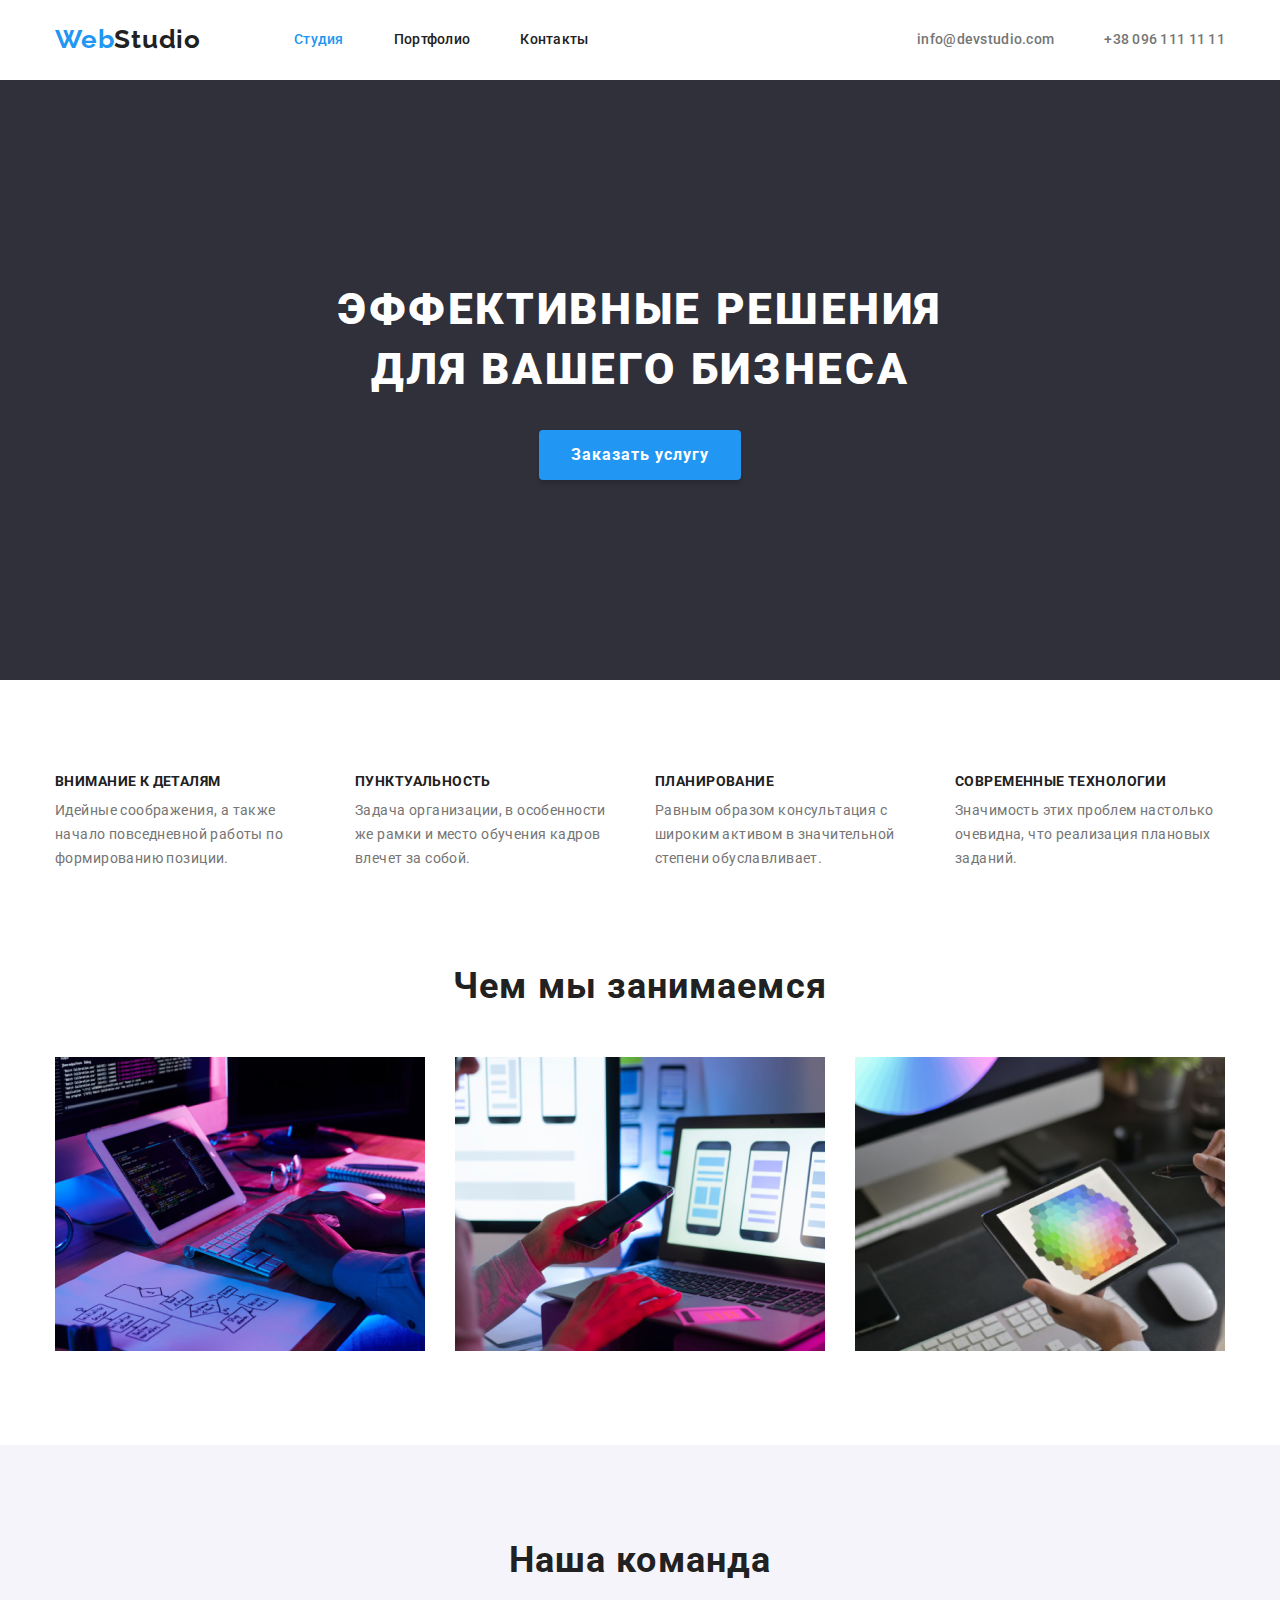
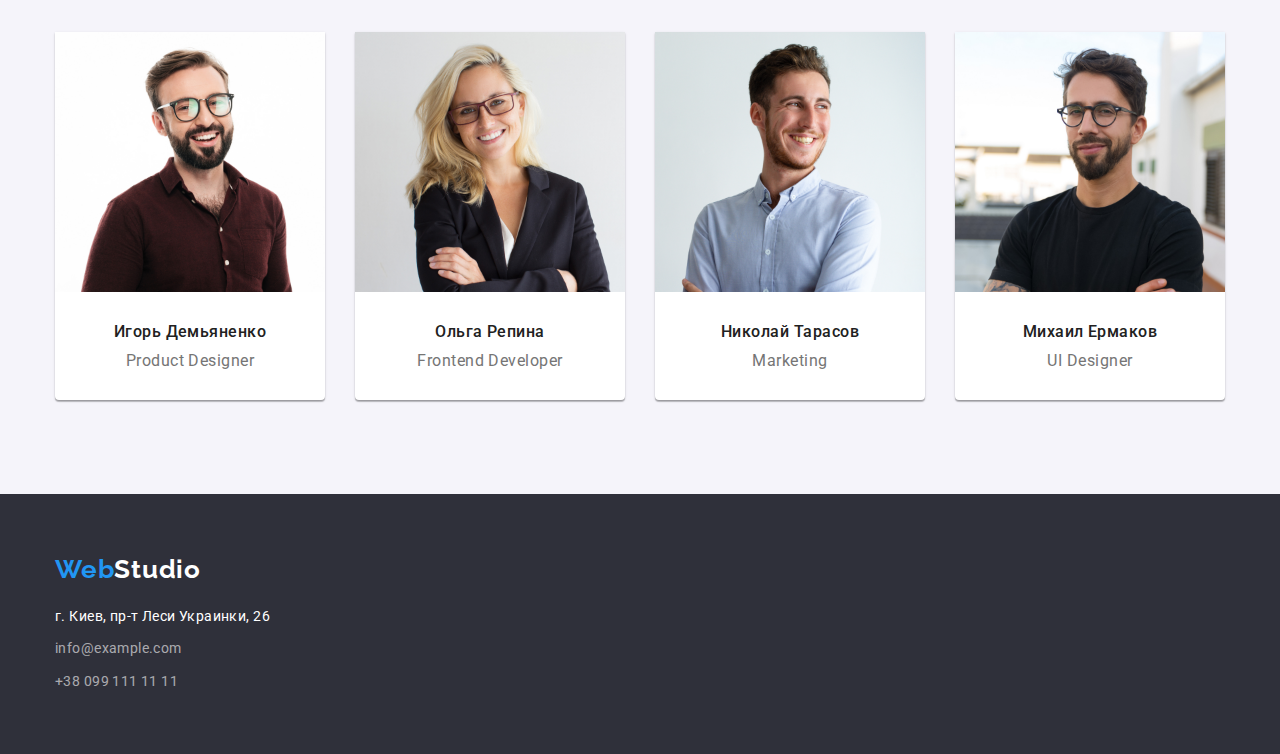
<file: index.html>
<!DOCTYPE html>
<html lang="en">
<head>
    <meta charset="UTF-8">
    <meta http-equiv="X-UA-Compatible" content="IE=edge">
    <meta name="viewport" content="width=device-width, initial-scale=1.0">
    <title>homework-#3-shukalova</title>
    <!-- Основные шрифты -->
    <link rel="preconnect" href="https://fonts.googleapis.com">
    <link rel="preconnect" href="https://fonts.gstatic.com" crossorigin>
    <link href="https://fonts.googleapis.com/css2?family=Raleway:wght@700&family=Roboto:wght@400;500;700;900&display=swap"
        rel="stylesheet">    
    <link rel="stylesheet" href="https://cdn.jsdelivr.net/npm/modern-normalize@1.1.0/modern-normalize.min.css">
    <!-- Кастомные стили -->
    <link rel="stylesheet" href="./css/styles.css">
</head>
<body>
    <header class="header">
        <div class="container header-container">
            <!-- Logo-WebStudio -->
            <a class="header-link link" href="">Web<span class="header-logo">Studio</span></a>
            <!-- Navigation -->
            <nav class="nav">
                <ul class="nav-list list">
                    <li class="nav-item"><a class="nav-link link" href="./index.html" id="current">Студия</a></li>
                    <li class="nav-item"><a class="nav-link link" href="./portfolio.html">Портфолио</a></li>
                    <li class="nav-item"><a class="nav-link link" href="#contacts">Контакты</a></li>
                </ul>
            </nav>
            <!-- Contacts -->
            <ul class="contacts-list list">
                <li class="contacts-item"><a class="contacts-phone link" href="mailto:info@devstudio.com">info@devstudio.com</a></li>
                <li class="contacts-item"><a class="contacts-phone link" href="tel:+380961111111">+38 096 111 11 11</a></li>
            </ul>
        </div>             
    </header>    
    <main>    
        <!-- Hero -->
        <section class="hero">
            <div class="container-hero">
                <h1 class="hero-title">ЭФФЕКТИВНЫЕ РЕШЕНИЯ<br>ДЛЯ ВАШЕГО БИЗНЕСА</h1>
                <button class="hero-btn" type="button">Заказать услугу</button>
            </div>
        </section>    
        <!-- Studio-competence -->        
            <section class="competence section"> 
               <div class="container container-competence"> 
                    <h2 hidden>Компетенции студии</h2>   
                    <ul class="competence-list list">
                        <li class="competence-item">
                            <h3 class="competence-item-title">ВНИМАНИЕ К ДЕТАЛЯМ</h3>
                            <p class="competence-item-txt">Идейные соображения, а также начало повседневной работы по формированию позиции.</p>
                        </li>
                        <li class="competence-item">
                            <h3 class="competence-item-title">ПУНКТУАЛЬНОСТЬ</h3>
                            <p class="competence-item-txt">Задача организации, в особенности же рамки и место обучения кадров влечет за собой.</p>
                        </li>
                        <li class="competence-item">
                            <h3 class="competence-item-title">ПЛАНИРОВАНИЕ</h3>
                            <p class="competence-item-txt">Равным образом консультация с широким активом в значительной степени обуславливает.</p>
                        </li>
                        <li class="competence-item">
                            <h3 class="competence-item-title">СОВРЕМЕННЫЕ ТЕХНОЛОГИИ</h3>
                            <p class="competence-item-txt">Значимость этих проблем настолько очевидна, что реализация плановых заданий.</p>
                        </li>
                    </ul>
                </div>
            </section>
        <!-- Studio-affairs -->        
        <section class="affairs section">
            <div class="container">
                <h2 class="affairs-title">Чем мы занимаемся</h2>
                <ul class="affairs-list list">                    
                    <li class="affairs-item">
                        <img class="affairs-item-photo" src="./images/studio-affairs/img-c1.png" alt="Работа на компъютере и ноутбуке" width="370" height="294" />
                    </li>
                    <li class="affairs-item">
                        <img class="affairs-item-photo" src="./images/studio-affairs/img-c2.png" alt="Работа на смартфоне" width="370" height="294" />
                    </li>
                    <li class="affairs-item">
                        <img class="affairs-item-photo" src="./images/studio-affairs/img-c3.png" alt="Работа на графическом планшете" width="370" height="294" />
                    </li>                    
                </ul>
            </div>
        </section>        
        <!-- Team-personalities -->
        <section class="team section">
            <div class="container">
                <h2 class="team-title">Наша команда</h2>
                <ul class="team-list list container-team">
                    <li class="team-item">
                        <img class="team-item-photo" src="./images/team-personalities/img-p1.jpg" alt="Фото улыбающегося мужчины с бородой и в очках" width="270" height="260" />
                        <div class="card-team-content">
                            <h3 class="team-item-title">Игорь Демьяненко</h3>
                            <p class="team-item-txt">Product Designer</p>
                        </div>
                    </li>
                    <li class="team-item">
                        <img class="team-item-photo" src="./images/team-personalities/img-p2.jpg" alt="Фото улыбающейся женщины в очках" width="270" height="260" />
                        <div class="card-team-content">
                            <h3 class="team-item-title">Ольга Репина</h3>
                            <p class="team-item-txt">Frontend Developer</p>
                        </div>
                    </li>
                    <li class="team-item">
                        <img class="team-item-photo" src="./images/team-personalities/img-p3.jpg" alt="Фото улыбающегося мужчины с бородой" width="270" height="260" />
                        <div class="card-team-content">
                            <h3 class="team-item-title">Николай Тарасов</h3>
                            <p class="team-item-txt">Marketing</p>
                        </div>
                    </li>
                    <li class="team-item">
                        <img  class="team-item-photo" src="./images/team-personalities/img-p4.jpg" alt="Фото хитро улыбающегося мужчины с бородой и в очках" width="270" height="260" />
                        <div class="card-team-content">
                            <h3 class="team-item-title">Михаил Ермаков</h3>
                            <p class="team-item-txt">UI Designer</p>
                        </div>                    
                    </li>
                </ul> 
            </div>
        </section>       
    </main>
    <!-- Footer -->
    <footer class="footer">
        <div class="container footer-container">
            <!-- Logo-WebStudio -->
            <a class="header-link link footer-link" href="">Web<span class="footer-logo">Studio</span></a>
            <!-- Coordinates -->
            <address class="address">
                <ul class="address-list list">
                    <li class="address-item"><a class="address-link link" href="https://goo.gl/maps/C4KJfvBDpvmNw4FDA" target="_blank" rel="noopener nofollow noreferrer">г. Киев, пр-т Леси Украинки, 26</a></li>
                    <li class="address-item"><a class="address-link link phone" href="mailto:info@example.com">info@example.com</a></li>
                    <li class="address-item"><a class="address-link link phone" href="tel:+380991111111">+38 099 111 11 11</a></li>
                </ul>
            </address>
        </div>
    </footer>
</body>
</html>
</file>
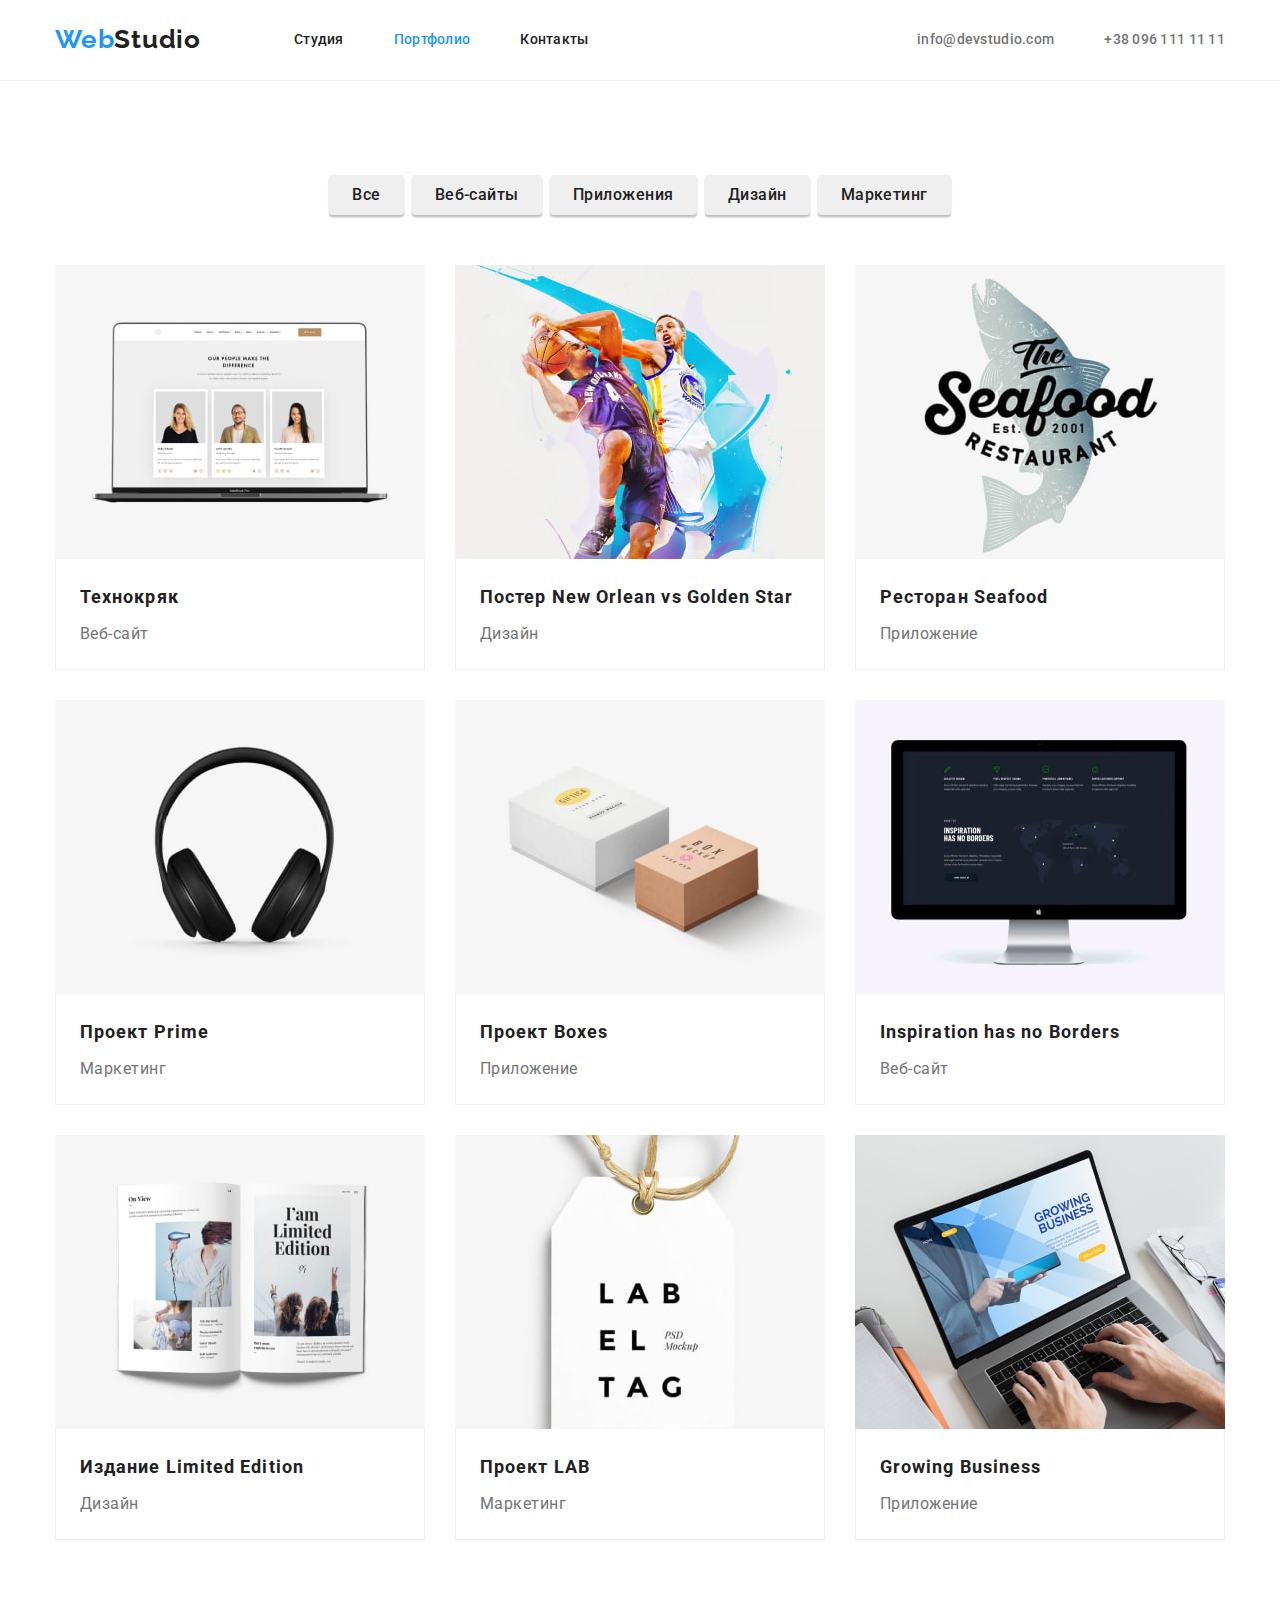
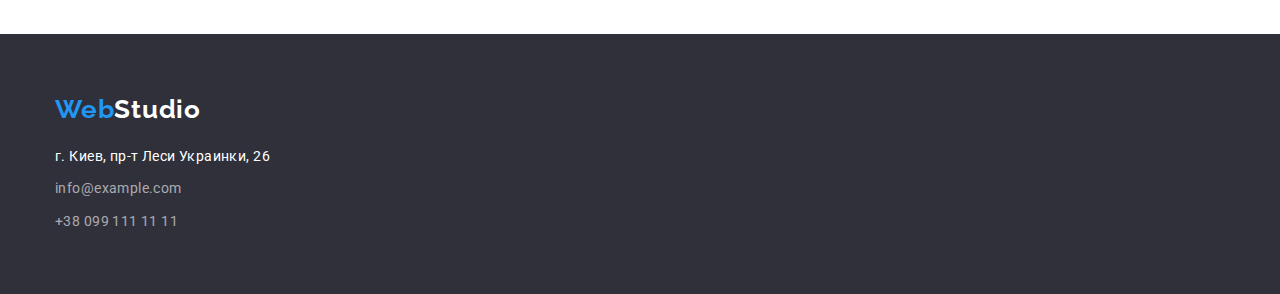
<file: portfolio.html>
<!DOCTYPE html>
<html lang="en">
<head>
    <meta charset="UTF-8">
    <meta http-equiv="X-UA-Compatible" content="IE=edge">
    <meta name="viewport" content="width=device-width, initial-scale=1.0">
    <title>homework-#3-portfolio-shukalova</title>
        <!-- Основные шрифты -->
    <link rel="preconnect" href="https://fonts.googleapis.com">
    <link rel="preconnect" href="https://fonts.gstatic.com" crossorigin>
    <link href="https://fonts.googleapis.com/css2?family=Raleway:wght@700&family=Roboto:wght@400;500;700;900&display=swap"
        rel="stylesheet">
    <link rel="stylesheet" href="https://cdn.jsdelivr.net/npm/modern-normalize@1.1.0/modern-normalize.min.css">
    <!-- Кастомные стили -->
    <link rel="stylesheet" href="./css/styles.css">
</head>
<body>    
    <header class="header portfolio-header">
        <div class="container header-container">
            <!-- Logo-WebStudio -->
            <a class="header-link link" href="">Web<span class="header-logo">Studio</span></a>
            <!-- Navigation -->
            <nav class="nav">
                <ul class="nav-list list">
                    <li class="nav-item"><a class="nav-link link" href="./index.html">Студия</a></li>
                    <li class="nav-item"><a class="nav-link link" href="./portfolio.html" id="current">Портфолио</a></li>
                    <li class="nav-item"><a class="nav-link link" href="#contacts">Контакты</a></li>
                </ul>
            </nav>
            <!-- Contacts -->
            <ul class="contacts-list list">
                <li class="contacts-item"><a class="contacts-phone link"
                        href="mailto:info@devstudio.com">info@devstudio.com</a></li>
                <li class="contacts-item"><a class="contacts-phone link" href="tel:+380961111111">+38 096 111 11 11</a></li>
            </ul>
        </div>
    </header>
    <main>         
        <!-- Portfolio-filters -->
        <section class="portfolio-filters section">
            <div class="container">
                <h2 hidden>Фильтры</h2>
                <ul class="filters-list list">
                    <li class="filters-item"><button class="filters-item-btn" type="button">Все</button></li>
                    <li class="filters-item"><button class="filters-item-btn" type="button">Веб-сайты</button></li>
                    <li class="filters-item"><button class="filters-item-btn" type="button">Приложения</button></li>
                    <li class="filters-item"><button class="filters-item-btn" type="button">Дизайн</button></li>
                    <li class="filters-item"><button class="filters-item-btn" type="button">Маркетинг</button></li>
                </ul>           
                <h2 hidden>Портфолио</h2>          
                <ul class="portfolio-card-set list">                
                    <li class="portfolio-item">
                        <a class="card link" href="">
                            <div class="card-thumb">
                                <img class="portfolio-item-photo" src="./images/portfolio-a/project-1-small.jpg" alt="Проект веб-сайта Технокряк" width="370" height="294" />
                            </div>
                            <div class="card-content">
                                <h3 class="portfolio-item-title">Технокряк</h3>
                                <p class="portfolio-item-txt">Веб-сайт</p>                            
                            </div>
                        </a>
                    </li>
                    <li class="portfolio-item">
                        <a class="card link" href="">
                            <div class="card-thumb">
                                <img class="portfolio-item-photo" src="./images/portfolio-a/project-2-small.jpg" alt="Дизайн постера про баскетбол" width="370" height="294" />
                            </div>
                            <div class="card-content">
                                <h3 class="portfolio-item-title">Постер New Orlean vs Golden Star</h3>
                                <p class="portfolio-item-txt">Дизайн</p>                            
                            </div>
                        </a>
                    </li>
                    <li class="portfolio-item">
                        <a class="card link" href="">
                            <div class="card-thumb">
                                <img class="portfolio-item-photo" src="./images/portfolio-a/project-3-small.jpg" alt="Приложение для ресторана Seafood" width="370" height="294" />
                            </div>
                            <div class="card-content">
                                <h3 class="portfolio-item-title">Ресторан Seafood</h3>
                                <p class="portfolio-item-txt">Приложение</p>
                            </div>
                        </a>
                    </li>
                    <li class="portfolio-item">
                        <a class="card link" href="">
                            <div class="card-thumb">
                                <img class="portfolio-item-photo" src="./images/portfolio-a/project-4-small.jpg" alt="Наушники чёрные" width="370" height="294" />
                            </div>
                            <div class="card-content">
                                <h3 class="portfolio-item-title">Проект Prime</h3>
                                <p class="portfolio-item-txt">Маркетинг</p>
                            </div>
                        </a>
                    </li>
                    <li class="portfolio-item">
                        <a class="card link" href="">
                            <div class="card-thumb">
                                <img class="portfolio-item-photo" src="./images/portfolio-a/project-5-small.jpg" alt="Две коробки, белая и красная" width="370" height="294" />
                            </div>
                            <div class="card-content">
                                <h3 class="portfolio-item-title">Проект Boxes</h3>
                                <p class="portfolio-item-txt">Приложение</p>                            
                            </div>
                        </a>
                    </li>
                    <li class="portfolio-item">
                        <a class="card link" href="">
                            <div class="card-thumb">
                                <img class="portfolio-item-photo" src="./images/portfolio-a/project-6-small.jpg" alt="Монитор с изображением веб-сайта" width="370" height="294" />
                            </div>
                            <div class="card-content">
                                <h3 class="portfolio-item-title">Inspiration has no Borders</h3>
                                <p class="portfolio-item-txt">Веб-сайт</p>                            
                            </div>
                        </a>
                    </li>
                    <li class="portfolio-item">
                        <a class="card link" href="">
                            <div class="card-thumb">
                                <img class="portfolio-item-photo" src="./images/portfolio-a/project-7-small.jpg" alt="Открытый журнал с надписью Limited Edition" width="370" height="294" />
                            </div> 
                            <div class="card-content">
                                <h3 class="portfolio-item-title">Издание Limited Edition</h3>
                                <p class="portfolio-item-txt">Дизайн</p>
                            </div>                            
                        </a>
                    </li>
                    <li class="portfolio-item">
                        <a class="card link" href="">
                            <div class="card-thumb">
                                <img class="portfolio-item-photo" src="./images/portfolio-a/project-8-small.jpg" alt="Белый стикер с надписью Lab El Tag" width="370" height="294" />
                            </div>
                            <div class="card-content">
                                <h3 class="portfolio-item-title">Проект LAB</h3>
                                <p class="portfolio-item-txt">Маркетинг</p>                            
                            </div>
                        </a>
                    </li>
                    <li class="portfolio-item">
                        <a class="card link" href="">
                            <div class="card-thumb">
                                <img class="portfolio-item-photo" src="./images/portfolio-a/project-9-small.jpg" alt="Работа на нетбуке в приложении Growing Business" width="370" height="294" />
                            </div>
                            <div class="card-content">
                                <h3 class="portfolio-item-title">Growing Business</h3>
                                <p class="portfolio-item-txt">Приложение</p>                            
                            </div>
                        </a>
                    </li>
                </ul>
            </div>
        </section>        
    </main>
    <!-- Footer -->
    <footer class="footer">
        <div class="container container-footer">
            <!-- Logo-WebStudio -->
            <a class="header-link link footer-link" href="">Web<span class="footer-logo">Studio</span></a>
            <!-- Coordinates -->
            <address class="address">
                <ul class="address-list list">
                    <li class="address-item"><a class="address-link link" href="https://goo.gl/maps/C4KJfvBDpvmNw4FDA"
                            target="_blank" rel="noopener nofollow noreferrer">г. Киев, пр-т Леси Украинки, 26</a></li>
                    <li class="address-item"><a class="address-link link phone"
                            href="mailto:info@example.com">info@example.com</a></li>
                    <li class="address-item"><a class="address-link link phone" href="tel:+380991111111">+38 099 111 11
                            11</a></li>
                </ul>
            </address>
        </div>
    </footer>
</body>
</html>
</file>
<file: css/styles.css>
:root {
  /* Основные шрифты */
  --main-font: "roboto", sans-serif;
  --secondary-font: "raleway", sans-serif;
  /* Светлая тема текста */
  --light-txt-cl: #ffffff;
  /* Тёмная тема текста */
  --txt-cl: #757575;
  --title-cl: #212121;
  --accent-txt-cl: #2196f3;
  /* Светлая тема фона */
  --primary-light-bg: #e5e5e5;
  --secondary-light-bg: #ffffff;
  --team-bg: #f5f4fa;
  /* Тёмная тема фона */
  --primary-dark-bg: #2f303a;
  --accent-bg-cl: #2196f3;
}

html {
  box-sizing: border-box;
}

.container {
  width: 1200px;
  padding-left: 15px;
  padding-right: 15px;
  margin-left: auto;
  margin-right: auto;
}
.section {
  padding-top: 94px;
  padding-bottom: 94px;
}

body {
  font-family: var(--main-font);
  font-weight: 400;
  font-size: 14px;
  line-height: 1.71;
  letter-spacing: 0.03em;
  color: var(--txt-cl);
}

.list {
  list-style: none;
  padding: 0;
  margin: 0;
}

.link {
  text-decoration: none;
}

img {
  display: block;
  max-width: 100%;
  height: auto;
}

/* header */
.header {
  background-color: var(--secondary-light-bg);
}

.header-container {
  display: flex;
  align-items: center;
}

.header-link {
  padding-top: 24px;
  padding-bottom: 25px;
  margin-right: 93px;

  font-family: var(--secondary-font);
  font-weight: 700;
  font-size: 26px;
  line-height: 1.19;
  letter-spacing: 0.03em;
  color: var(--accent-txt-cl);
  cursor: pointer;
}

.header-logo {
  color: var(--title-cl);
}

/* Navigation */
.nav-link:hover,
.nav-link:focus {
  color: var(--accent-txt-cl);
}

#current {
  color: var(--accent-txt-cl);
}

.nav-list {
  display: flex;
}

.nav-item:not(:last-child) {
  margin-right: 50px;
}

.nav-link {
  display: block;
  padding-top: 32px;
  padding-bottom: 32px;

  font-weight: 500;
  font-size: 14px;
  line-height: 1.14;
  letter-spacing: 0.02em;
  color: var(--title-cl);
}

/* Contacts */
.contacts-list {
  display: flex;
  margin-left: auto;
}

.contacts-item:not(:last-child) {
  margin-right: 50px;
}

.contacts-phone:hover,
.contacts-phone:focus {
  color: var(--accent-txt-cl);
}

.contacts-phone {
  display: block;
  padding-top: 32px;
  padding-bottom: 32px;

  font-weight: 500;
  font-size: 14px;
  line-height: 1.14;
  letter-spacing: 0.02em;
  color: var(--txt-cl);
}

/* Hero */
.hero {
  /* display: inline-block; */
  background-color: var(--primary-dark-bg);
  text-align: center;
  padding-top: 200px;
  padding-bottom: 200px;
}

.hero-title {
  margin-top: 0;
  margin-bottom: 30px;

  font-weight: 900;
  font-size: 44px;
  line-height: 1.36;
  letter-spacing: 0.06em;
  text-transform: uppercase;
  color: var(--light-txt-cl);
}

.hero-btn {
  padding: 9px 31px;
  border-radius: 4px;
  border: 1px solid transparent;
  margin-top: 0;
  max-width: 200;

  box-shadow: 0px 4px 4px rgba(0, 0, 0, 0.15);
  /* width: 200px;
  height: 50px; */

  font-family: inherit;
  font-weight: 700;
  font-size: 16px;
  line-height: 1.87;
  letter-spacing: 0.06em;
  color: var(--light-txt-cl);
  background-color: var(--accent-bg-cl);
  cursor: pointer;
}

/* Competence */
.competence-list {
  display: flex;
}

.competence-item {
  width: 270px;
}

.competence-item:not(:last-child) {
  margin-right: 30px;
}

.competence-item-title {
  margin-top: 0;
  margin-bottom: 10px;

  font-weight: 700;
  font-size: 14px;
  line-height: 1.14;
  letter-spacing: 0.03em;
  text-transform: uppercase;
  color: var(--title-cl);
}

.competence-item-txt {
  margin-top: 0;
  margin-bottom: 0px;
}

/* Affairs */
.affairs {
  padding-top: 0;
}

.affairs-list {
  display: flex;
}

.affairs-item:not(:last-child) {
  margin-right: 30px;
}

.affairs-title {
  margin-top: 0;
  margin-bottom: 50px;

  font-weight: 700;
  font-size: 36px;
  line-height: 1.17;
  text-align: center;
  letter-spacing: 0.03em;
  color: var(--title-cl);
}

/* Team-personalities */
.team {
  background-color: var(--team-bg);
}

.container-team {
  display: flex;
}

.team-title {
  margin-top: 0;
  margin-bottom: 50px;

  font-weight: 700;
  font-size: 36px;
  line-height: 1.17;
  text-align: center;
  letter-spacing: 0.03em;
  color: var(--title-cl);
}

.team-item {
  background-color: var(--secondary-light-bg);
  width: 270px;

  box-shadow: 0px 1px 3px rgba(0, 0, 0, 0.12), 0px 1px 1px rgba(0, 0, 0, 0.14),
    0px 2px 1px rgba(0, 0, 0, 0.2);
  border-radius: 0px 0px 4px 4px;
}

.team-list .team-item + .team-item {
  margin-left: 30px;
}

.card-team-content {
  padding-top: 30px;
  padding-bottom: 30px;
}

.team-item-title {
  margin-top: 0;
  margin-bottom: 10px;

  font-weight: 500;
  font-size: 16px;
  line-height: 1.19;
  text-align: center;
  letter-spacing: 0.03em;
  color: var(--title-cl);
}

.team-item-txt {
  margin-top: 0;
  margin-bottom: 0;

  font-size: 16px;
  line-height: 1.19;
  text-align: center;
  letter-spacing: 0.03em;
  color: var(--txt-cl);
}

/* Footer */
.footer {
  background-color: var(--primary-dark-bg);
  padding-top: 60px;
  padding-bottom: 60px;
}

.footer-link {
  display: block;
  margin-top: 0;
  margin-right: 0;
  margin-bottom: 20px;
  padding: 0;
}

.footer-logo {
  color: var(--light-txt-cl);
}

/* Address */
.address {
  font-style: normal;
}

.address-item:not(:last-child) {
  margin-bottom: 9px;
}

.address-link:hover,
.address-link:focus {
  color: var(--accent-txt-cl);
}

.address-link {
  font-size: 14px;
  line-height: 1.71;
  letter-spacing: 0.03em;
  color: var(--light-txt-cl);
}

.phone {
  color: rgba(255, 255, 255, 0.6);
}

/* Вторая страничка макета - ПОРТФОЛИО */

.portfolio-header {
  border-bottom: 1px solid #ececec;
}

/* Filters */
.filters-list {
  display: flex;
  margin-bottom: 50px;
  justify-content: center;
}

.filters-item:not(:last-child) {
  margin-right: 8px;
}

.filters-item-btn {
  padding: 6px 22px;
  min-width: 38px;
  border: 1px solid transparent;

  box-shadow: 0px 3px 1px rgba(0, 0, 0, 0.1), 0px 1px 2px rgba(0, 0, 0, 0.08),
    0px 2px 2px rgba(0, 0, 0, 0.12);
  border-radius: 4px;

  font-family: inherit;
  font-weight: 500;
  font-size: 16px;
  line-height: 1.62;
  text-align: center;
  letter-spacing: 0.03em;
  color: var(--title-cl);
}

.filters-item-btn:hover,
.filters-item-btn:focus {
  color: var(--light-txt-cl);
  background: var(--accent-bg-cl);
}

.portfolio-card-set {
  display: flex;
  flex-wrap: wrap;
  flex-basis: calc(100% / 3 - 30px);
}

.card-content {
  padding: 20px 24px;
  border-right: 1px solid #eeeeee;
  border-bottom: 1px solid #eeeeee;
  border-left: 1px solid #eeeeee;
}

.portfolio-item {
  margin-right: 30px;
  margin-bottom: 30px;
  width: 370px;

  background-color: var(--secondary-light-bg);
}

.portfolio-item:nth-child(3n) {
  margin-right: 0;
}

.portfolio-item:nth-last-child(-n + 3) {
  margin-bottom: 0;
}

.portfolio-item-title {
  margin: 0 0 4px 0;

  font-weight: 700;
  font-size: 18px;
  line-height: 2;
  letter-spacing: 0.06em;
  color: var(--title-cl);
}

.portfolio-item-txt {
  margin: 0;

  font-size: 16px;
  line-height: 1.87;
  letter-spacing: 0.03em;
  color: var(--txt-cl);
}

/* 
#000000*/
</file>
